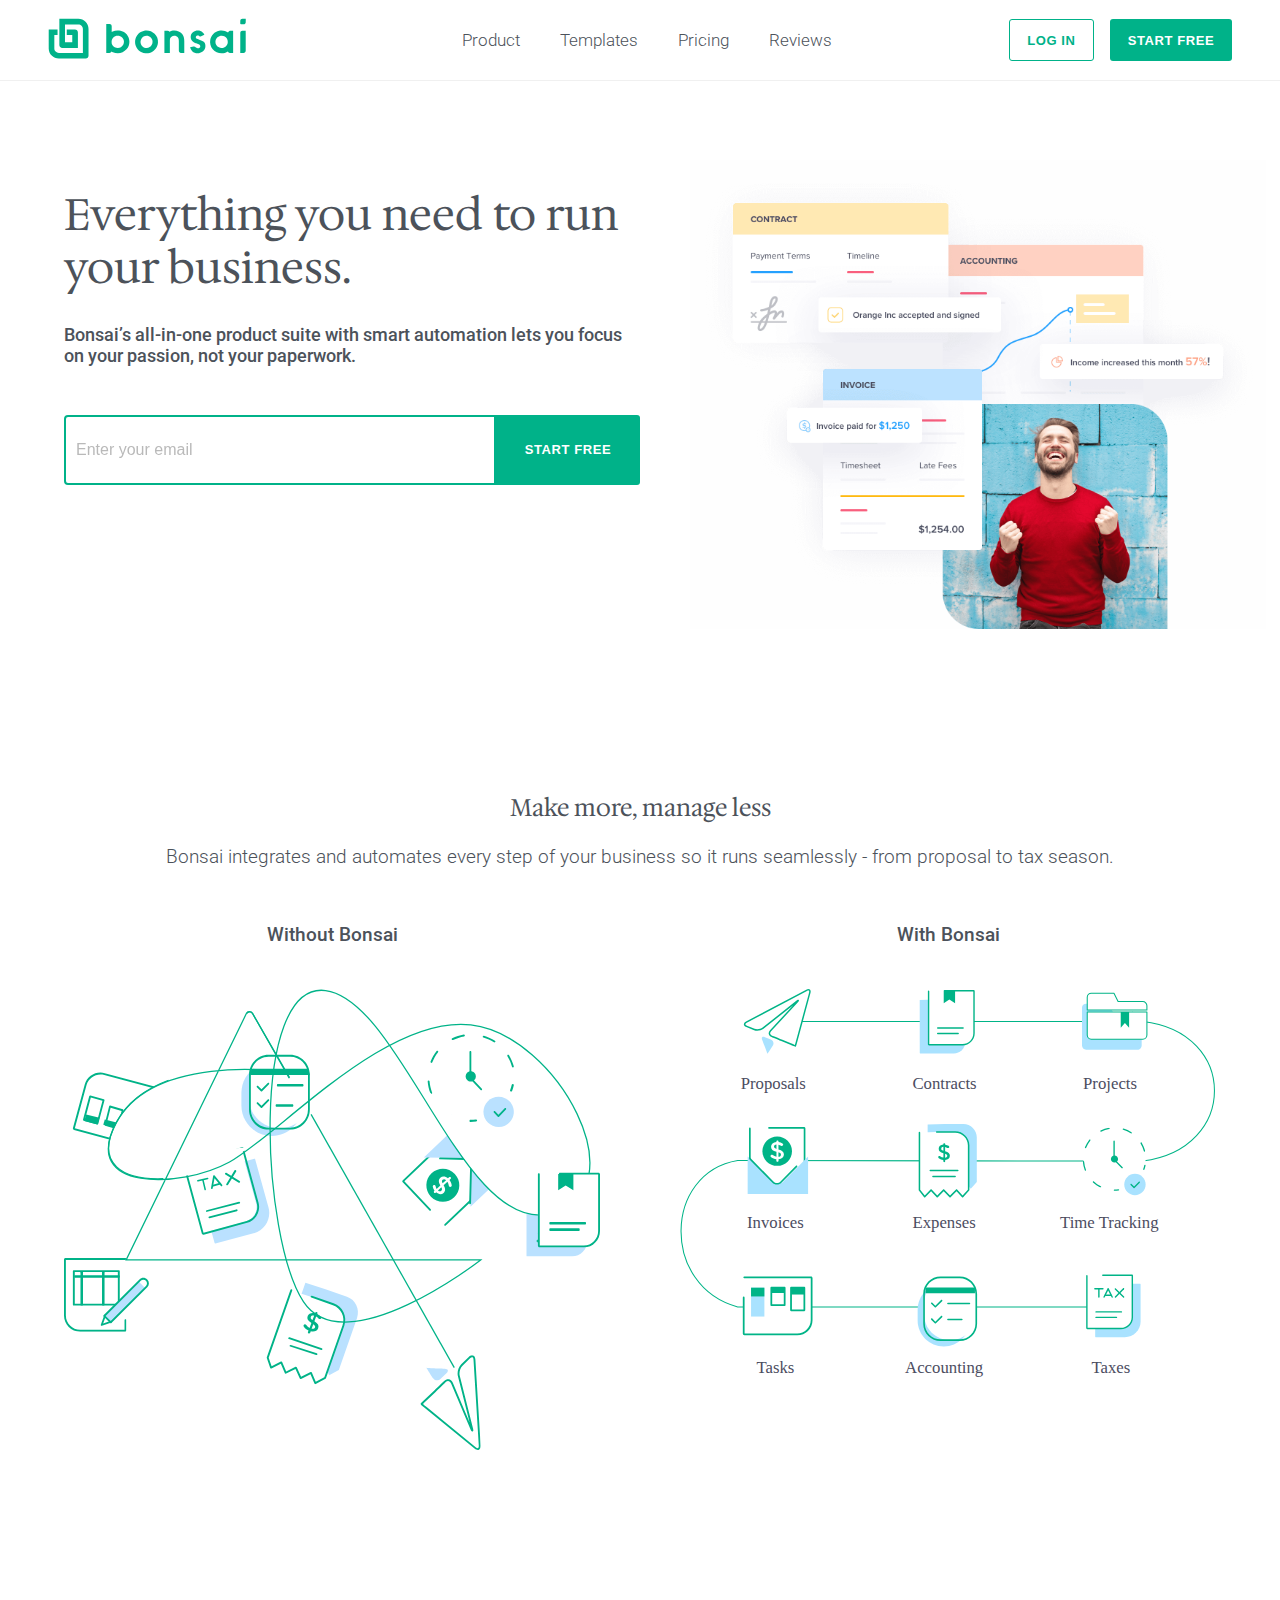
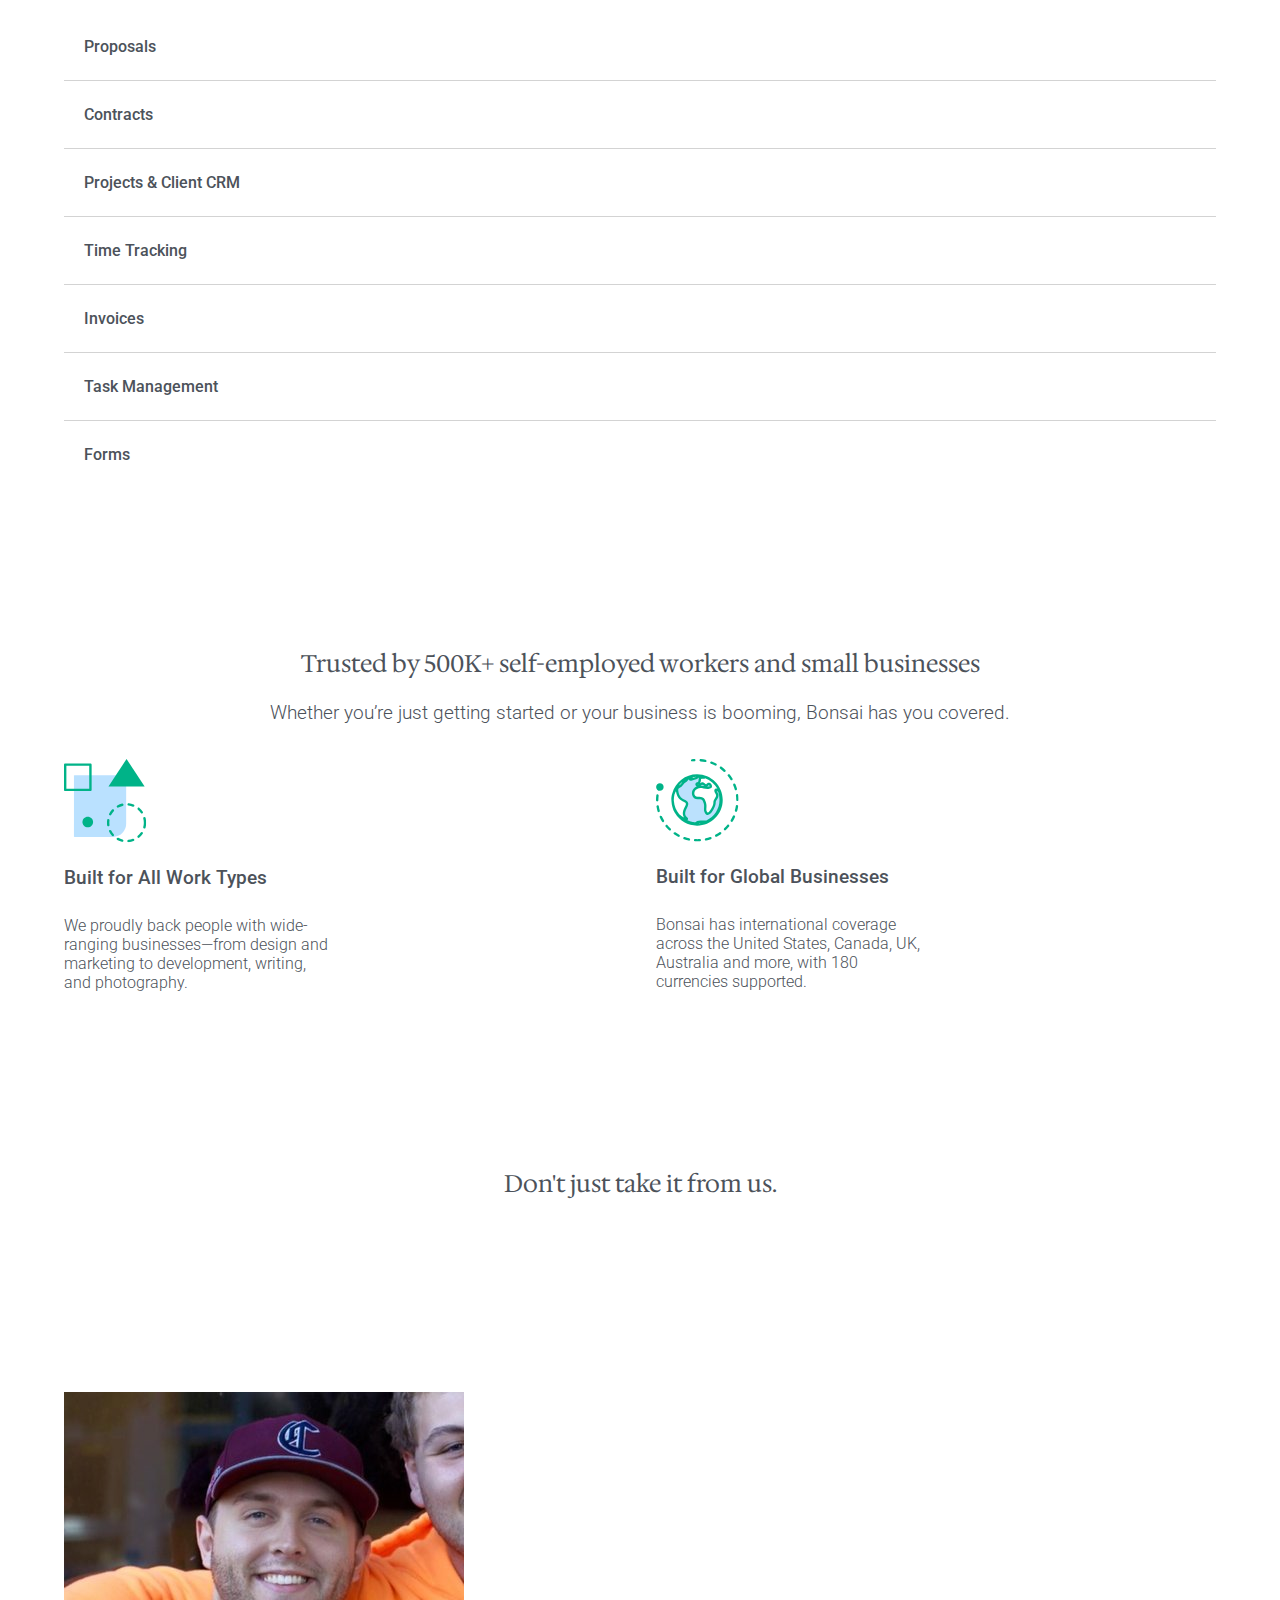
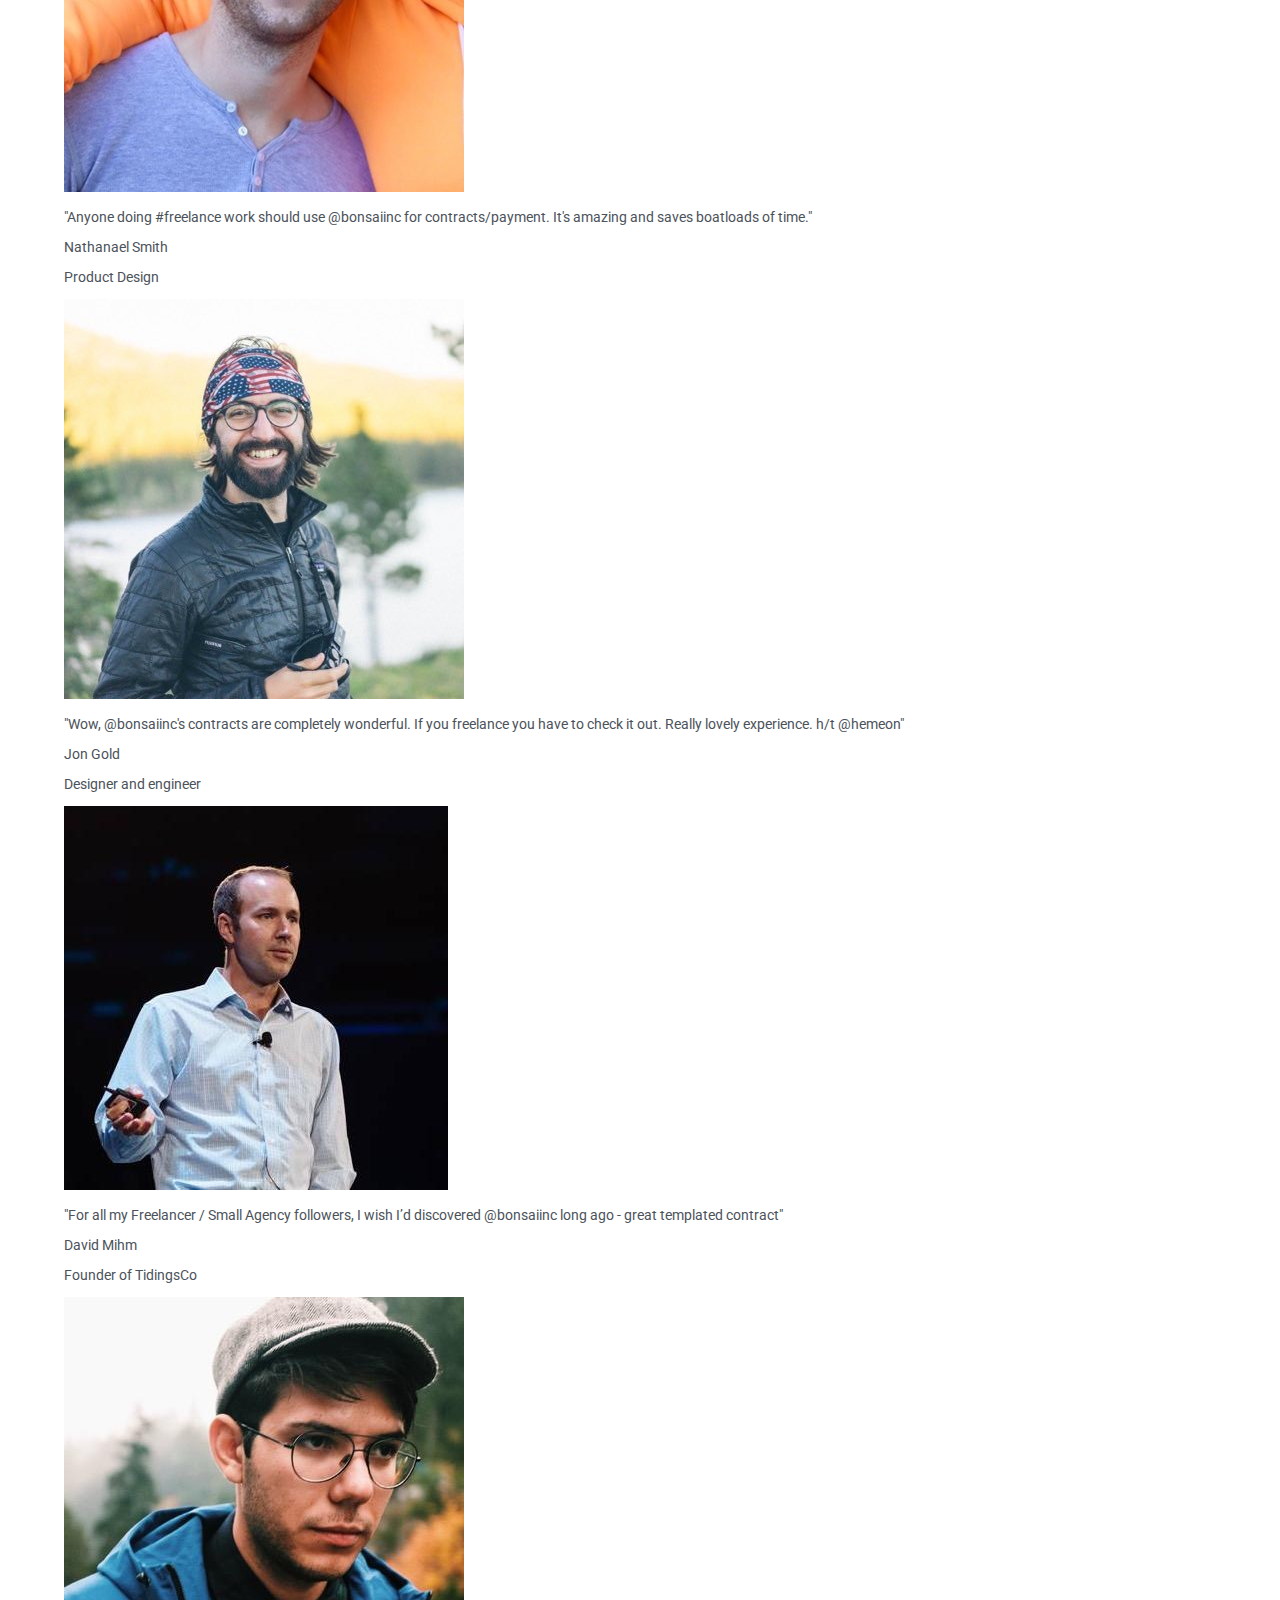
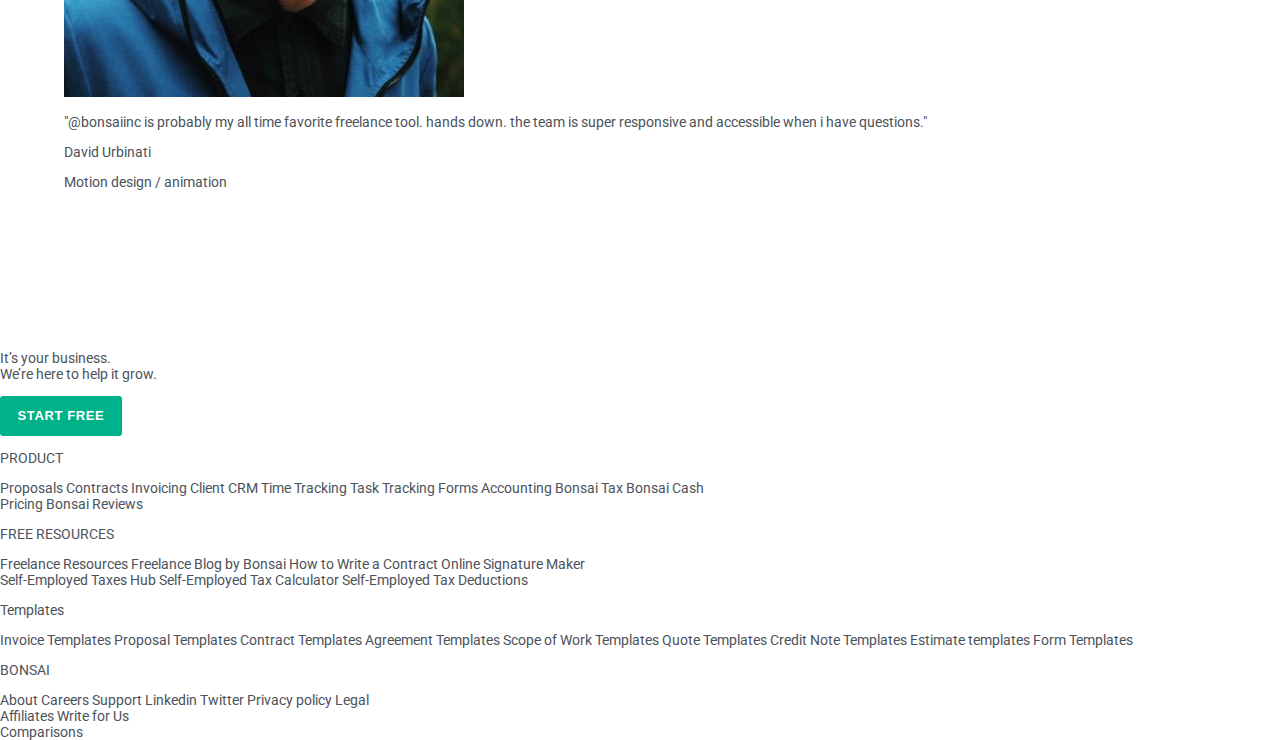
<file: index.html>
<!DOCTYPE html>
<html lang="en">
<head>
    <meta charset="UTF-8">
    <meta name="viewport" content="width=device-width, initial-scale=1.0">
    <title>Bonsai Homepage</title>
    <link rel="stylesheet" href="styles.css">
    <link rel="preconnect" href="https://fonts.googleapis.com">
    <link rel="preconnect" href="https://fonts.gstatic.com" crossorigin>
    <link href="https://fonts.googleapis.com/css2?family=Roboto:wght@300;400;500;700&display=swap" rel="stylesheet">
    <link href="https://fonts.googleapis.com/css2?family=Hedvig+Letters+Serif:opsz@12..24&display=swap" rel="stylesheet">
    <link href='https://unpkg.com/boxicons@2.1.4/css/boxicons.min.css' rel='stylesheet'>
</head>
<body>
    <header>
        <div class="logo">
            <img src="images/logo.svg" alt="logo">
        </div>
        <nav>
            <ul>
                <li class="drop-down-nav"><a href="#">Product</a></li>
                <li class="drop-down-nav"><a href="#">Templates</a></li>
                <li class="normal-nav"><a href="#">Pricing</a></li>
                <li class="normal-nav"><a href="#">Reviews</a></li>
            </ul>
        </nav>
        <div class="buttons">
            <button class="login">LOG IN</button>
            <button class="signup">START FREE</button>
        </div>
    </header>

    <main>
        <div class="hero">
            <div class="hero-text">
                <h1 class="hero-title">Everything you need to run your business.</h1>
                <p class="hero-description">Bonsai’s all-in-one product suite with smart automation lets you focus on your passion, not your paperwork.</p>
                <div class="email-and-button">
                    <input type="text" placeholder="Enter your email">
                    <button class="signup">START FREE</button>
                </div>
            </div>
            <div class="hero-img">
                <img src="images/hero.png" alt="hero">
            </div>
        </div>
        <section class="features">
            <div class="features-text">
                <h2 class="features-title">Make more, manage less</h2>
                <p class="features-description">Bonsai integrates and automates every step of your business so it runs seamlessly - from proposal to tax season.</p>
            </div>
            <div class="features-img">
                <div class="features-img-1">
                    <h3>Without Bonsai</h3>
                    <img src="images/second-block.svg" alt="features">
                </div>
                <div class="features-img-2">
                    <h3>With Bonsai</h3>
                    <img src="images/after-second-block.svg" alt="features">
                </div>
            </div>
        </section>
        <section class="responsive-tabs">
            <div class="tab-content">
                <div id="proposals" class="proposals-normal"><p>Proposals</p></div>
                <div id="contracts" class="contracts-normal"><p>Contracts</p></div>
                <div id="projects" class="projects-normal"><p>Projects & Client CRM</p></div>
                <div id="tracking" class="tracking-normal"><p>Time Tracking</p></div>
                <div id="invoices" class="invoices-normal"><p>Invoices</p></div>
                <div id="tasks" class="tasks-normal"><p>Task Management</p></div>
                <div id="forms" class="forms-normal"><p>Forms</p></div>
            </div>
        </section>
        <section class="trust-section">
            <div class="trust-text">
                <h2 class="trust-title">Trusted by 500K+ self-employed workers and small businesses</h2>
                <p class="trust-description">Whether you’re just getting started or your business is booming, Bonsai has you covered.</p>
            </div>
            <div class="trust-img">
                <div class="trust-img-1">
                    <img src="images/block-4-image-1.svg" alt="trust">
                    <h3>Built for All Work Types</h3>
                    <p>We proudly back people with wide-ranging businesses—from design and marketing to development, writing, and photography.</p>
                </div>
                <div class="trust-img-2">
                    <img src="images/block-4-image-2.svg" alt="trust">
                    <h3>Built for Global Businesses</h3>
                    <p>Bonsai has international coverage across the United States, Canada, UK, Australia and more, with 180 currencies supported.</p>
                </div>
            </div>
        </section>
        <section class="testimonials">
            <h2>Don't just take it from us.</h2>
            <div class="testimonial-sliders">
                <div class="slider-1">
                    <div class="testimonial-cards">
                        <div class="card card-1">
                            <img src="images/nat.jpg" alt="photo of Nat">
                            <p class="comment">"Anyone doing #freelance work should use @bonsaiinc for contracts/payment. It's amazing and saves boatloads of time."</p>
                            <p class="name">Nathanael Smith</p>
                            <p class="role">Product Design</p>
                        </div>
                        <div class="card card-2">
                            <img src="images/jold.jpg" alt="photo of Jon">
                            <p class="comment">"Wow, @bonsaiinc's contracts are completely wonderful. If you freelance you have to check it out. Really lovely experience. h/t @hemeon"</p>
                            <p class="name">Jon Gold</p>
                            <p class="role">Designer and engineer</p>
                        </div>
                    </div>
                </div>
                <div class="slider-2">
                    <div class="testimonial-cards">
                        <div class="card card-3">
                            <img src="images/david.jpg" alt="photo of David">
                            <p class="comment">"For all my Freelancer / Small Agency followers, I wish I’d discovered @bonsaiinc long ago - great templated contract"</p>
                            <p class="name">David Mihm</p>
                            <p class="role">Founder of TidingsCo</p>
                        </div>
                        <div class="card card-4">
                            <img src="images/urbinati.jpg" alt="photo of Urbinati">
                            <p class="comment">"@bonsaiinc is probably my all time favorite freelance tool. hands down. the team is super responsive and accessible when i have questions."</p>
                            <p class="name">David Urbinati</p>
                            <p class="role">Motion design / animation</p>
                        </div>
                    </div>
                </div>
            </div>
        </section>
        <section class="last-section">
            <div class="last-section-container">
                <p>It’s <span>your</span> business. <br> We’re here to help it grow.</p>
                <button class="signup">START FREE</button>
            </div>
        </section>
    </main>
    <footer>
        <div class="footer-block">
            <p class="footer-title">PRODUCT</p>
            <div class="footer-link-holder">
                <a href="#">Proposals</a>
                <a href="#">Contracts</a>
                <a href="#">Invoicing</a>
                <a href="#">Client CRM</a>
                <a href="#">Time Tracking</a>
                <a href="#">Task Tracking</a>
                <a href="#">Forms</a>
                <a href="#">Accounting</a>
                <a href="#">Bonsai Tax</a>
                <a href="#">Bonsai Cash</a>
                <br>
                <a href="#">Pricing</a>
                <a href="#">Bonsai Reviews</a>
            </div>
        </div>
        <div class="footer-block">
            <div class="block-a">
                <p class="footer-title">FREE RESOURCES</p>
                <div class="footer-link-holder">
                    <a href="#">Freelance Resources</a>
                    <a href="#">Freelance Blog by Bonsai</a>
                    <a href="#">How to Write a Contract</a>
                    <a href="#">Online Signature Maker</a>
                    <br>
                    <a href="#">Self-Employed Taxes Hub</a>
                    <a href="#">Self-Employed Tax Calculator</a>
                    <a href="#">Self-Employed Tax</a>
                    <a href="#">Deductions</a>
                </div>
            </div>
            <div class="block-b">
                <p class="footer-title">Templates</p>
                <div class="footer-link-holder">
                    <a href="#" class="drop-down-footer">Invoice Templates</a>
                    <a href="#" class="drop-down-footer">Proposal Templates</a>
                    <a href="#" class="drop-down-footer">Contract Templates</a>
                    <a href="#" class="drop-down-footer">Agreement Templates</a>
                    <a href="#" class="drop-down-footer">Scope of Work Templates</a>
                    <a href="#" class="drop-down-footer">Quote Templates</a>
                    <a href="#">Credit Note Templates</a>
                    <a href="#">Estimate templates</a>
                    <a href="#">Form Templates</a>
                </div>
            </div>
        </div>
        <div class="footer-block">
            <p class="footer-title">BONSAI</p>
            <div class="footer-link-holder">
                <a href="#">About</a>
                <a href="#">Careers</a>
                <a href="#">Support</a>
                <a href="#">Linkedin</a>
                <a href="#">Twitter</a>
                <a href="#">Privacy policy</a>
                <a href="#">Legal</a>
                <br>
                <a href="#">Affiliates</a>
                <a href="#">Write for Us</a>
                <br>
                <a href="#" class="drop-down-footer">Comparisons</a>
            </div>
        </div>
    </footer>
</body>
</html>
</file>
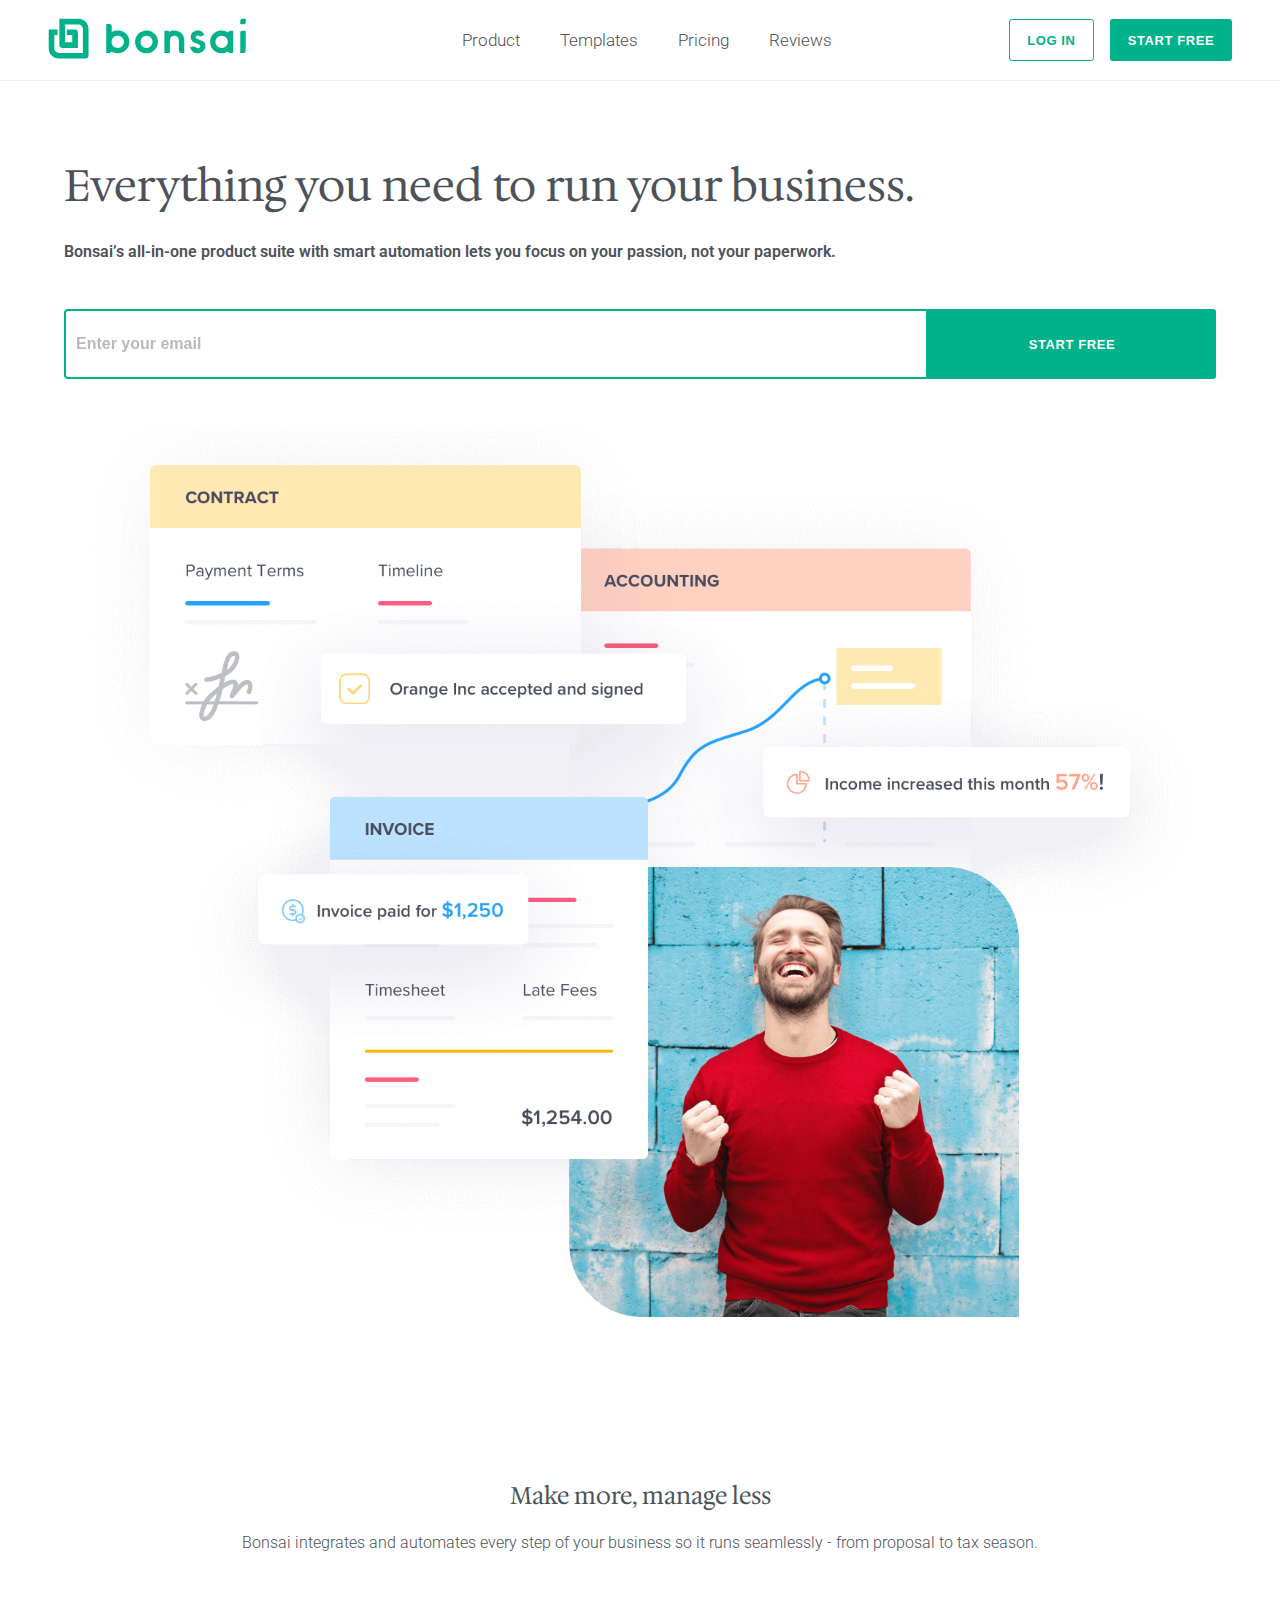
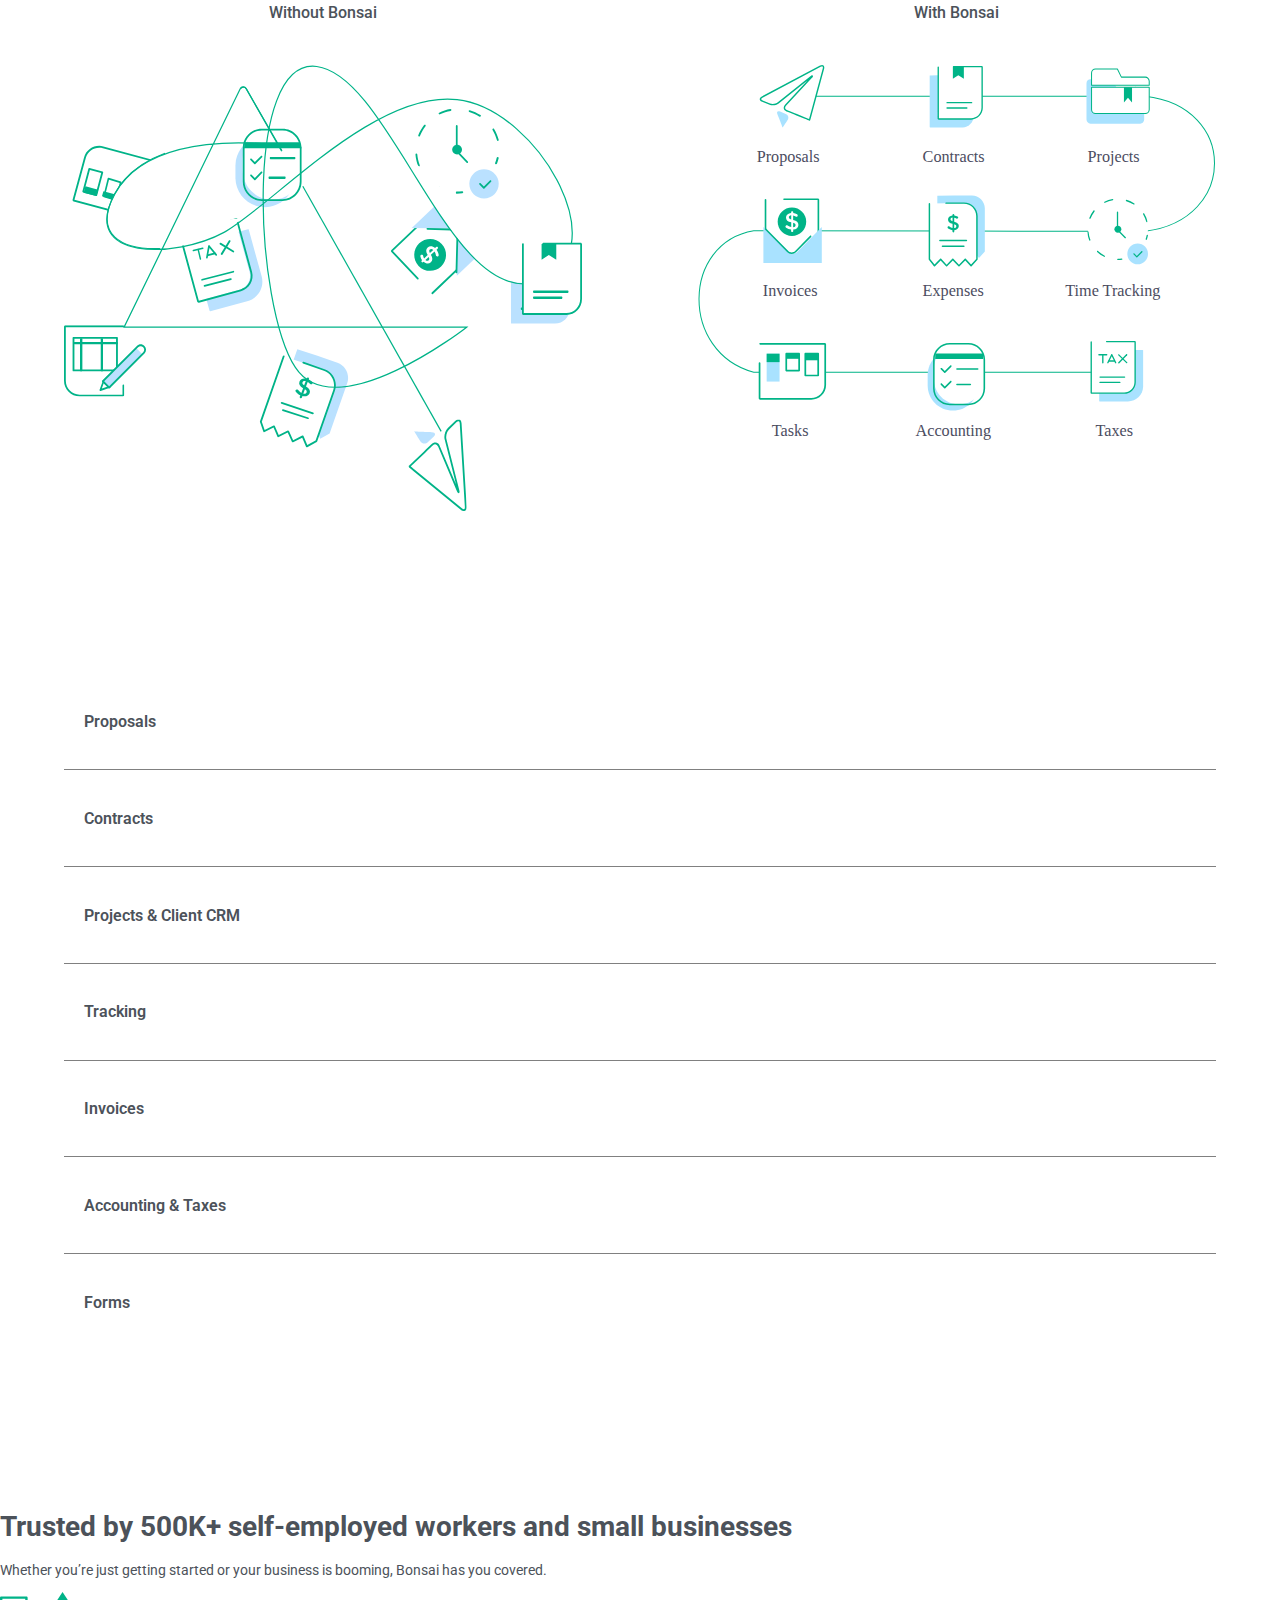
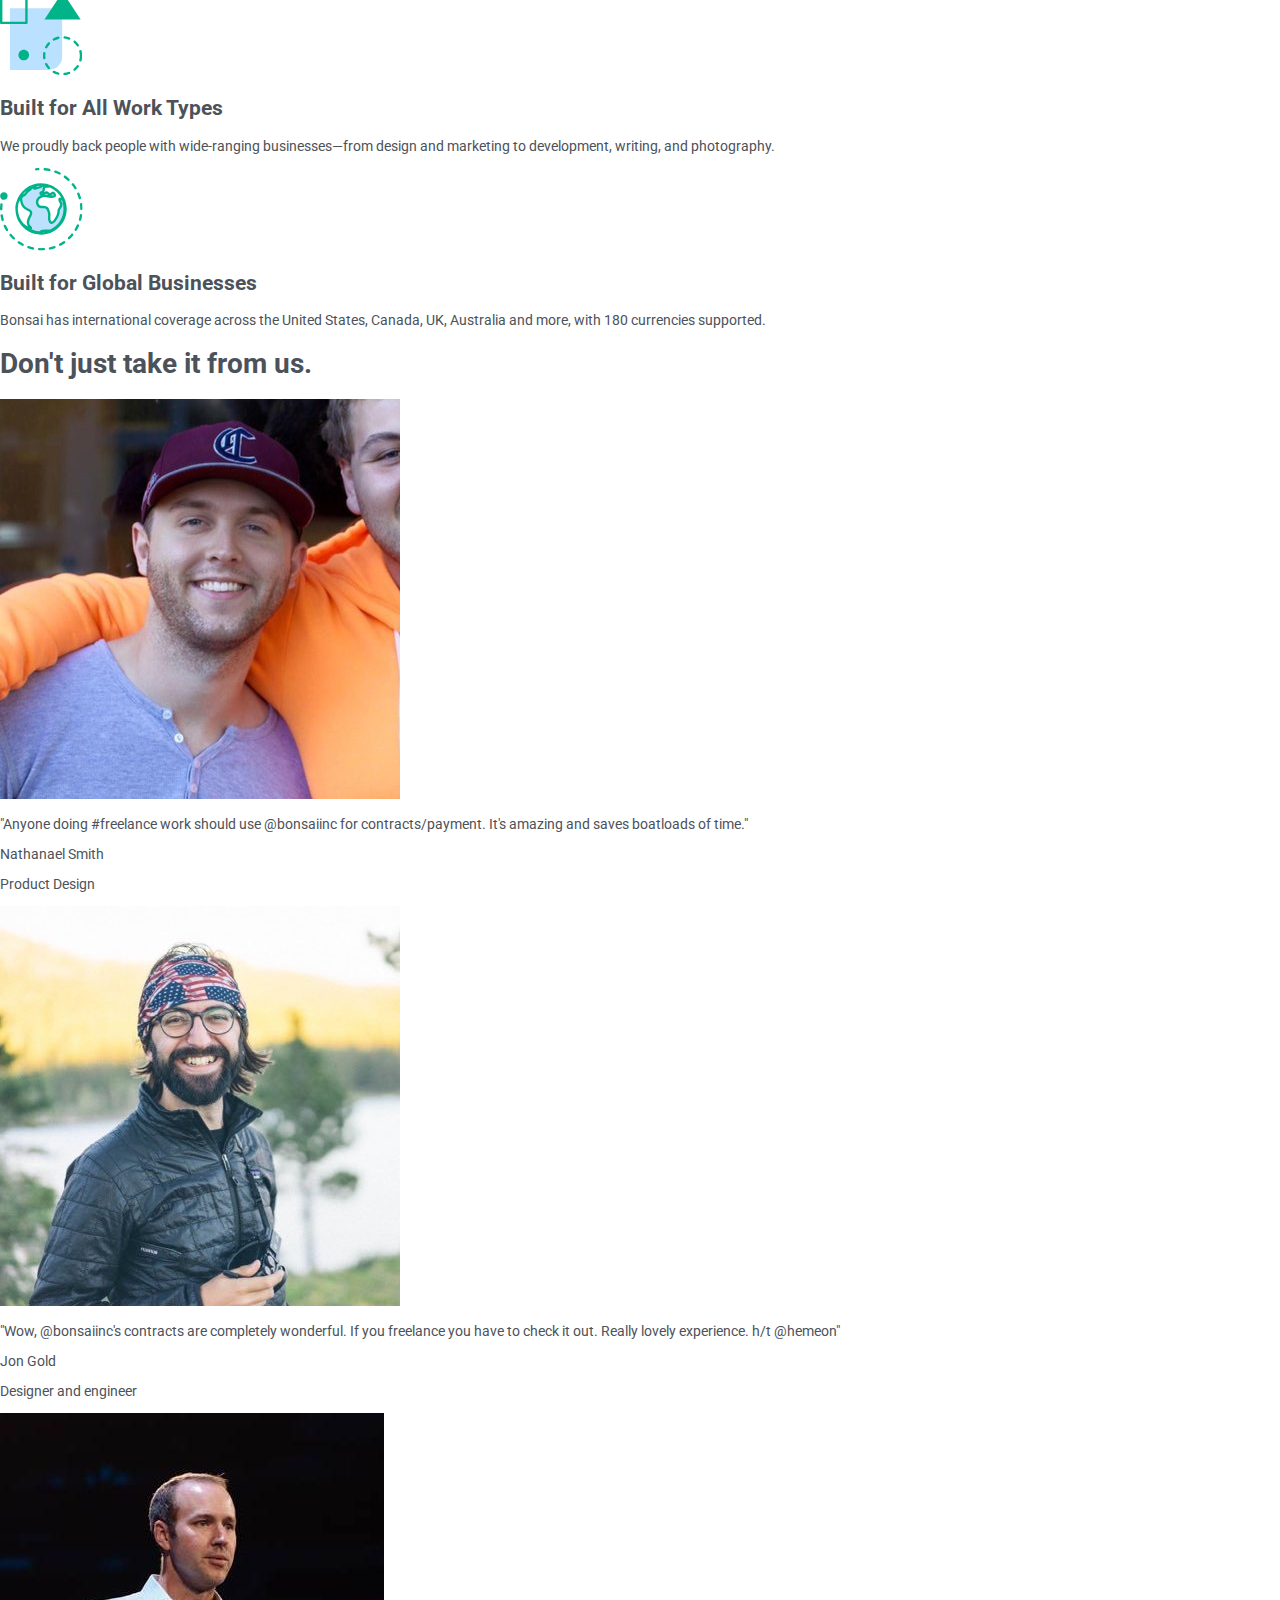
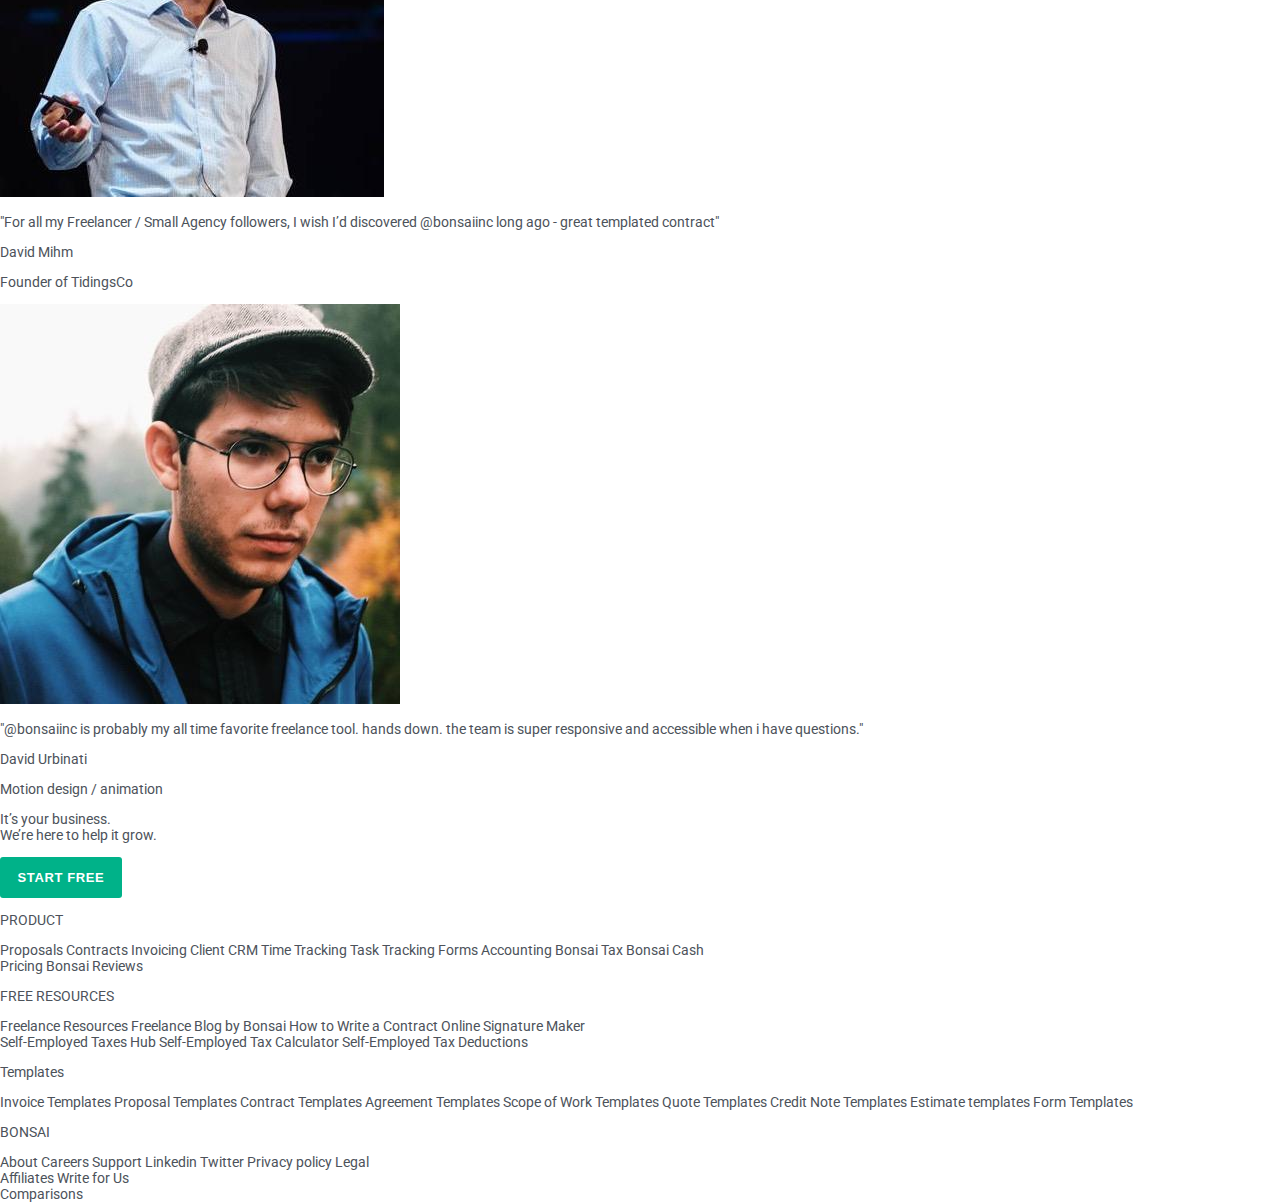
<file: landing_page/index.html>
<!DOCTYPE html>
<html lang="en">
<head>
    <meta charset="UTF-8">
    <meta name="viewport" content="width=device-width, initial-scale=1.0">
    <title>Bonsai Homepage</title>
    <link rel="stylesheet" href="styles.css">
    <link rel="preconnect" href="https://fonts.googleapis.com">
    <link rel="preconnect" href="https://fonts.gstatic.com" crossorigin>
    <link href="https://fonts.googleapis.com/css2?family=Roboto:wght@300;400;500;700&display=swap" rel="stylesheet">
    <link href="https://fonts.googleapis.com/css2?family=Hedvig+Letters+Serif:opsz@12..24&display=swap" rel="stylesheet">
    <link href='https://unpkg.com/boxicons@2.1.4/css/boxicons.min.css' rel='stylesheet'>
</head>
<body>
    <header>
        <div class="logo">
            <img src="images/logo.svg" alt="logo">
        </div>
        <nav>
            <ul>
                <li class="drop-down-nav"><a href="#">Product</a></li>
                <li class="drop-down-nav"><a href="#">Templates</a></li>
                <li class="normal-nav"><a href="#">Pricing</a></li>
                <li class="normal-nav"><a href="#">Reviews</a></li>
            </ul>
        </nav>
        <div class="buttons">
            <button class="login">LOG IN</button>
            <button class="signup">START FREE</button>
        </div>
    </header>

    <main>
        <div class="hero">
            <div class="hero-text">
                <h1 class="hero-title">Everything you need to run your business.</h1>
                <p class="hero-description">Bonsai’s all-in-one product suite with smart automation lets you focus on your passion, not your paperwork.</p>
                <div class="email-and-button">
                    <input type="text" placeholder="Enter your email">
                    <button class="signup">START FREE</button>
                </div>
            </div>
            <div class="hero-img">
                <img src="images/hero.png" alt="hero">
            </div>
        </div>
        <section class="features">
            <div class="features-text">
                <h2 class="features-title">Make more, manage less</h2>
                <p class="features-description">Bonsai integrates and automates every step of your business so it runs seamlessly - from proposal to tax season.</p>
            </div>
            <div class="features-img">
                <div class="features-img-1">
                    <h3>Without Bonsai</h3>
                    <img src="images/second-block.svg" alt="features">
                </div>
                <div class="features-img-2">
                    <h3>With Bonsai</h3>
                    <img src="images/after-second-block.svg" alt="features">
                </div>
            </div>
        </section>
        <section class="responsive-tabs">
            <div class="tab-content">
                <div id="proposals" class="proposals-normal"><p>Proposals</p></div>
                <div id="contracts" class="contracts-normal"><p>Contracts</p></div>
                <div id="projects" class="projects-normal"><p>Projects & Client CRM</p></div>
                <div id="tracking" class="tracking-normal"><p>Tracking</p></div>
                <div id="invoices" class="invoices-normal"><p>Invoices</p></div>
                <div id="taxes" class="taxes-normal"><p>Accounting & Taxes</p></div>
                <div id="forms" class="forms-normal"><p>Forms</p></div>
            </div>
        </section>
        <section class="trust-section">
            <div class="trust-text">
                <h1 class="trust-title">Trusted by 500K+ self-employed workers and small businesses</h1>
                <p class="trust-description">Whether you’re just getting started or your business is booming, Bonsai has you covered.</p>
            </div>
            <div class="trust-img">
                <div class="trust-img-1">
                    <img src="images/block-4-image-1.svg" alt="trust">
                    <h2>Built for All Work Types</h2>
                    <p>We proudly back people with wide-ranging businesses—from design and marketing to development, writing, and photography.</p>
                </div>
                <div class="trust-img-2">
                    <img src="images/block-4-image-2.svg" alt="trust">
                    <h2>Built for Global Businesses</h2>
                    <p>Bonsai has international coverage across the United States, Canada, UK, Australia and more, with 180 currencies supported.</p>
                </div>
            </div>
        </section>
        <section class="testimonials">
            <h1>Don't just take it from us.</h1>
            <div class="testimonial-sliders">
                <div class="slider-1">
                    <div class="testimonial-cards">
                        <div class="card card-1">
                            <img src="images/nat.jpg" alt="photo of Nat">
                            <p class="comment">"Anyone doing #freelance work should use @bonsaiinc for contracts/payment. It's amazing and saves boatloads of time."</p>
                            <p class="name">Nathanael Smith</p>
                            <p class="role">Product Design</p>
                        </div>
                        <div class="card card-2">
                            <img src="images/jold.jpg" alt="photo of Jon">
                            <p class="comment">"Wow, @bonsaiinc's contracts are completely wonderful. If you freelance you have to check it out. Really lovely experience. h/t @hemeon"</p>
                            <p class="name">Jon Gold</p>
                            <p class="role">Designer and engineer</p>
                        </div>
                    </div>
                </div>
                <div class="slider-2">
                    <div class="testimonial-cards">
                        <div class="card card-3">
                            <img src="images/david.jpg" alt="photo of David">
                            <p class="comment">"For all my Freelancer / Small Agency followers, I wish I’d discovered @bonsaiinc long ago - great templated contract"</p>
                            <p class="name">David Mihm</p>
                            <p class="role">Founder of TidingsCo</p>
                        </div>
                        <div class="card card-4">
                            <img src="images/urbinati.jpg" alt="photo of Urbinati">
                            <p class="comment">"@bonsaiinc is probably my all time favorite freelance tool. hands down. the team is super responsive and accessible when i have questions."</p>
                            <p class="name">David Urbinati</p>
                            <p class="role">Motion design / animation</p>
                        </div>
                    </div>
                </div>
            </div>
        </section>
        <section class="last-section">
            <div class="last-section-container">
                <p>It’s <span>your</span> business. <br> We’re here to help it grow.</p>
                <button class="signup">START FREE</button>
            </div>
        </section>
    </main>
    <footer>
        <div class="footer-block">
            <p class="footer-title">PRODUCT</p>
            <div class="footer-link-holder">
                <a href="#">Proposals</a>
                <a href="#">Contracts</a>
                <a href="#">Invoicing</a>
                <a href="#">Client CRM</a>
                <a href="#">Time Tracking</a>
                <a href="#">Task Tracking</a>
                <a href="#">Forms</a>
                <a href="#">Accounting</a>
                <a href="#">Bonsai Tax</a>
                <a href="#">Bonsai Cash</a>
                <br>
                <a href="#">Pricing</a>
                <a href="#">Bonsai Reviews</a>
            </div>
        </div>
        <div class="footer-block">
            <div class="block-a">
                <p class="footer-title">FREE RESOURCES</p>
                <div class="footer-link-holder">
                    <a href="#">Freelance Resources</a>
                    <a href="#">Freelance Blog by Bonsai</a>
                    <a href="#">How to Write a Contract</a>
                    <a href="#">Online Signature Maker</a>
                    <br>
                    <a href="#">Self-Employed Taxes Hub</a>
                    <a href="#">Self-Employed Tax Calculator</a>
                    <a href="#">Self-Employed Tax</a>
                    <a href="#">Deductions</a>
                </div>
            </div>
            <div class="block-b">
                <p class="footer-title">Templates</p>
                <div class="footer-link-holder">
                    <a href="#" class="drop-down-footer">Invoice Templates</a>
                    <a href="#" class="drop-down-footer">Proposal Templates</a>
                    <a href="#" class="drop-down-footer">Contract Templates</a>
                    <a href="#" class="drop-down-footer">Agreement Templates</a>
                    <a href="#" class="drop-down-footer">Scope of Work Templates</a>
                    <a href="#" class="drop-down-footer">Quote Templates</a>
                    <a href="#">Credit Note Templates</a>
                    <a href="#">Estimate templates</a>
                    <a href="#">Form Templates</a>
                </div>
            </div>
        </div>
        <div class="footer-block">
            <p class="footer-title">BONSAI</p>
            <div class="footer-link-holder">
                <a href="#">About</a>
                <a href="#">Careers</a>
                <a href="#">Support</a>
                <a href="#">Linkedin</a>
                <a href="#">Twitter</a>
                <a href="#">Privacy policy</a>
                <a href="#">Legal</a>
                <br>
                <a href="#">Affiliates</a>
                <a href="#">Write for Us</a>
                <br>
                <a href="#" class="drop-down-footer">Comparisons</a>
            </div>
        </div>
    </footer>
</body>
</html>
</file>
<file: styles.css>
:root {
    --green: #00b289;
    --white: #fff;
    --dark: #4c4d5f;
    --darker: #4c525a;
    --yellow: #f8db62;
    --bg-ff: 'Hedvig Letters Serif', serif;
    --sm-ff: 'Roboto', sans-serif;
}

body {
    margin: 0;
    min-height: 100%;
    background-color: #fff;
    font-family: var(--sm-ff);
    font-size: .875rem;
    color: var(--darker);
}

* {
    box-sizing: border-box;
}


/* Typography */

a {
    text-decoration: none;
    color: var(--darker);
}


/* Header */

header {
    display: flex;
    justify-content: space-between;
    align-items: center;
    padding: 1rem;
    padding-left: 3rem;
    padding-right: 3rem;
    background-color: var(--white);
    border-bottom: 1px solid #f0f0f0;
    position: fixed;
    top: 0;
    left: 0;
    right: 0;
    z-index: 2;
}

nav ul {
    display: flex;
    align-items: center;
    justify-content: space-between;
    gap: 2.5rem;
}

nav li {
    list-style: none;
    font-size: 1.0625rem;
    font-weight: 300;
    color: var(--darker);
}


/* Buttons */

button {
    border: 0;
    border-radius: 3px;
    padding: .8rem 1.1rem;
    font-size: .8125rem;
    font-weight: bold;
    letter-spacing: .6px;
    cursor: pointer;
}

.signup {
    background-color: var(--green);
    color: var(--white);
}

.login {
    background-color: var(--white);
    color: var(--green);
    border: 1px solid var(--green);
}

.login:is(:hover, :focus) {
    background-color: var(--green);
    color: var(--white);
}

.buttons {
    display: flex;
    gap: 1rem;
}


/* main */

.hero,
.features,
.responsive-tabs,
.trust-section,
.testimonials {
    width: 90%;
    margin: 10rem auto;
}


/* hero */

.hero {
    display: grid;
    grid-template-columns: repeat(auto-fit, minmax(300px, 1fr));
}

.hero-text {
    width: 100%;
}

.hero-title {
    font-family: var(--bg-ff);
    font-size: 2.75rem;
    font-weight: 700;
    line-height: 1.2;
    color: var(--darker);
}

.hero-description {
    font-size: clamp(1rem, 3.5vw, 1.1rem);
    font-weight: 500;
    line-height: 1.2;
    color: var(--darker);
}

.email-and-button {
    display: grid;
    grid-template-columns: 3fr 1fr;
    grid-auto-rows: 70px;
    margin-top: 3rem;
}

.hero-text input {
    padding-block: 1rem;
    padding-left: .625rem;
    padding-right: 1.5rem;
    border: 2px solid var(--green);
    border-top-left-radius: 4px;
    border-bottom-left-radius: 4px;
    font-size: 1rem;
    font-weight: 600;
}

.hero-text input::placeholder {
    opacity: 0.5;
    font-weight: 500;
}

.hero-text button {
    border-radius: 0;
    border-top-right-radius: 3px;
    border-bottom-right-radius: 3px;
}

.hero-img {
    transform: translateX(50px);
}
.hero-img img {
    width: 100%;
}

/* features section */


.testimonials h2,
.trust-text,
.features-text {
    text-align: center;
}


.testimonials h2,
.trust-title,
.features-title {
    font-size: 1.5rem;
    font-family: var(--bg-ff);
}


.trust-description,
.trust-img h3,
.features-description,
.features-img h3 {
    font-size: clamp(1rem, 2.5vw, 1.2rem);
    line-height: 1.4;
}

.trust-description,
.features-description {
    font-weight: 300;
    text-wrap: wrap;
}

.trust-img h3,
.features-img h3 {
    font-weight: 500;
    margin-bottom: 2.5rem;
}

.trust-img,
.features-img {
    display: grid;
    grid-template-columns: repeat(auto-fit, minmax(200px, 1fr));
    gap: 5rem;
    margin-top: 2rem;
}


.features-img-1,
.features-img-2 {
    text-align: center;
}

.features-img-1 img,
.features-img-2 img {
    width: 100%;
}

/* responsive tabs section */

.tab-content div {
    padding: .5rem 1.25rem;
    border-bottom: .5px solid lightgrey;
    cursor: pointer;
}

.tab-content div:last-child {
    border-bottom: 0;
}

.tab-content div:hover {
    background-color: var(--green);
}

.tab-content p {
    font-size: 1rem;
    font-weight: 500;
}



/* trust section */

.trust-img {
    gap: 2rem;
}

.trust-img-1,
.trust-img-2 {
    width: 48%;
}


.trust-img p {
    font-size: 1rem;
    font-weight: 300;
    margin-top: -1rem;
}


/* testimonial section */

.testimonials h2 {
    margin-bottom: 12rem;
}
</file>
<file: landing_page/styles.css>
:root {
    --green: #00b289;
    --white: #fff;
    --dark: #4c4d5f;
    --darker: #4c525a;
    --yellow: #f8db62;
    --bg-ff: 'Hedvig Letters Serif', serif;
    --sm-ff: 'Roboto', sans-serif;
}

body {
    margin: 0;
    min-height: 100%;
    background-color: #fff;
    font-family: var(--sm-ff);
    font-size: .875rem;
    color: var(--darker);
}

* {
    box-sizing: border-box;
}


/* Typography */

a {
    text-decoration: none;
    color: var(--darker)
}


/* Header */

header {
    display: flex;
    justify-content: space-between;
    align-items: center;
    padding: 1rem;
    padding-left: 3rem;
    padding-right: 3rem;
    background-color: var(--white);
    border-bottom: 1px solid #f0f0f0;
    position: fixed;
    top: 0;
    left: 0;
    right: 0;
}

nav ul {
    display: flex;
    align-items: center;
    justify-content: space-between;
    gap: 2.5rem;
}

nav li {
    list-style: none;
    font-size: 1.0625rem;
    font-weight: 300;
    color: var(--darker);
}


/* Buttons */

button {
    border: 0;
    border-radius: 3px;
    padding: .8rem 1.1rem;
    font-size: .8125rem;
    font-weight: bold;
    letter-spacing: .6px;
    cursor: pointer;
}

.signup {
    background-color: var(--green);
    color: var(--white);
}

.login {
    background-color: var(--white);
    color: var(--green);
    border: 1px solid var(--green);
}

.login:is(:hover, :focus) {
    background-color: var(--green);
    color: var(--white);
}

.buttons {
    display: flex;
    gap: 1rem;
}


/* main */

.hero,
.features,
.responsive-tabs {
    width: 90%;
    margin: 10rem auto;
}

.hero-text {
    width: 100%;
}

.hero-title {
    font-family: var(--bg-ff);
    font-size: 2.75rem;
    font-weight: 700;
    line-height: 1.2;
    color: var(--darker);
}

.hero-description {
    font-size: 1rem;
    font-weight: 600;
    line-height: 1.2;
    color: var(--darker);
}

.email-and-button {
    display: flex;
    align-items: center;
    justify-content: center;
    margin-top: 3rem;
}

.hero-text input {
    height: 70px;
    width: 75%;
    padding-block: 1rem;
    padding-left: .625rem;
    padding-right: 1.5rem;
    border: 2px solid var(--green);
    border-top-left-radius: 4px;
    border-bottom-left-radius: 4px;
    font-size: 1rem;
    font-weight: 600;
}

.hero-text input::placeholder {
    opacity: 0.5;
    font-weight: 600;
}

.hero-text button {
    height: 70px;
    width: 25%;
    border-radius: 0;
    border-top-right-radius: 3px;
    border-bottom-right-radius: 3px;
}

.hero-img img {
    width: 100%;
}

/* features section */

.features-text {
    text-align: center;
}

.features-title {
    font-size: 1.5rem;
    font-family: var(--bg-ff);
}

.features-description,
.features-img h3 {
    font-size: 1rem;
    line-height: 1.4;
}

.features-description {
    font-weight: 300;
}

.features-img h3 {
    font-weight: 500;
    margin-bottom: 2.5rem;
}

.features-img {
    display: flex;
    justify-content: space-between;
    align-items: start;
    margin-top: 2rem;
}

.features-img-1,
.features-img-2 {
    text-align: center;
    width: 45%;
}

.features-img-1 img,
.features-img-2 img {
    width: 100%;
}

/* responsive tabs section */

.tab-content div {
    padding: 1.4rem 1.25rem;
    border-bottom: .5px solid gray;
}

.tab-content div:last-child {
    border-bottom: 0;
}

.tab-content p {
    font-size: 1rem;
    font-weight: 600;
}
</file>
